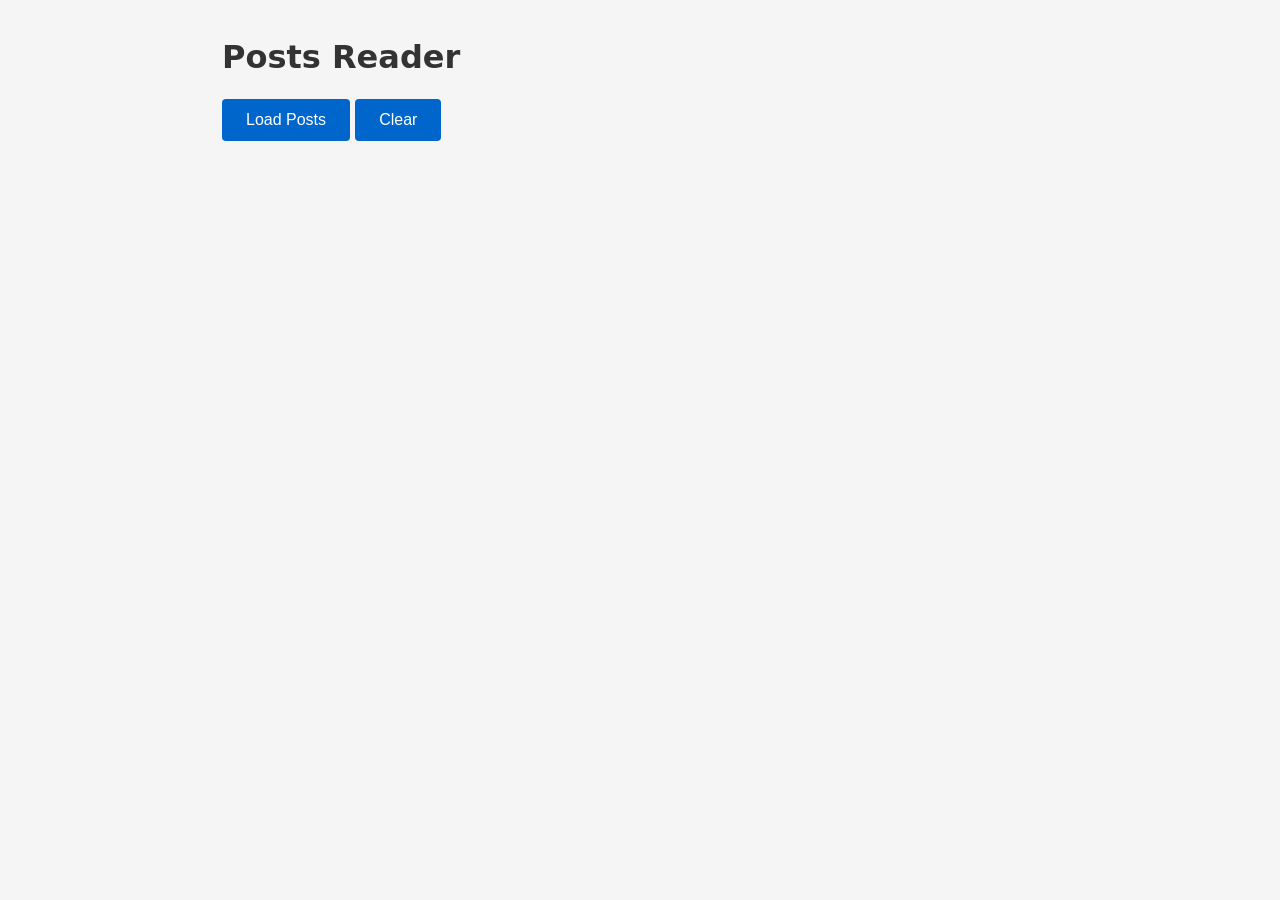
<file: api-project/index.html>
<!DOCTYPE html>
<html lang="en">
<head>
    <meta charset="UTF-8">
    <meta name="viewport" content="width=device-width, initial-scale=1.0">
    <title>Posts Reader</title>
    <link rel="stylesheet" href="css/style.css">
</head>
<body>
    <header>
        <h1>Posts Reader</h1>
    </header>

    <main>
        <div class="controls">
            <button id="loadBtn">Load Posts</button>
            <button id="clearBtn">Clear</button>
        </div>

        <div id="status"></div>

        <section id="posts-container">
            <!-- Posts will be inserted here -->
        </section>
    </main>

    <script src="js/app.js"></script>
</body>
</html>
</file>
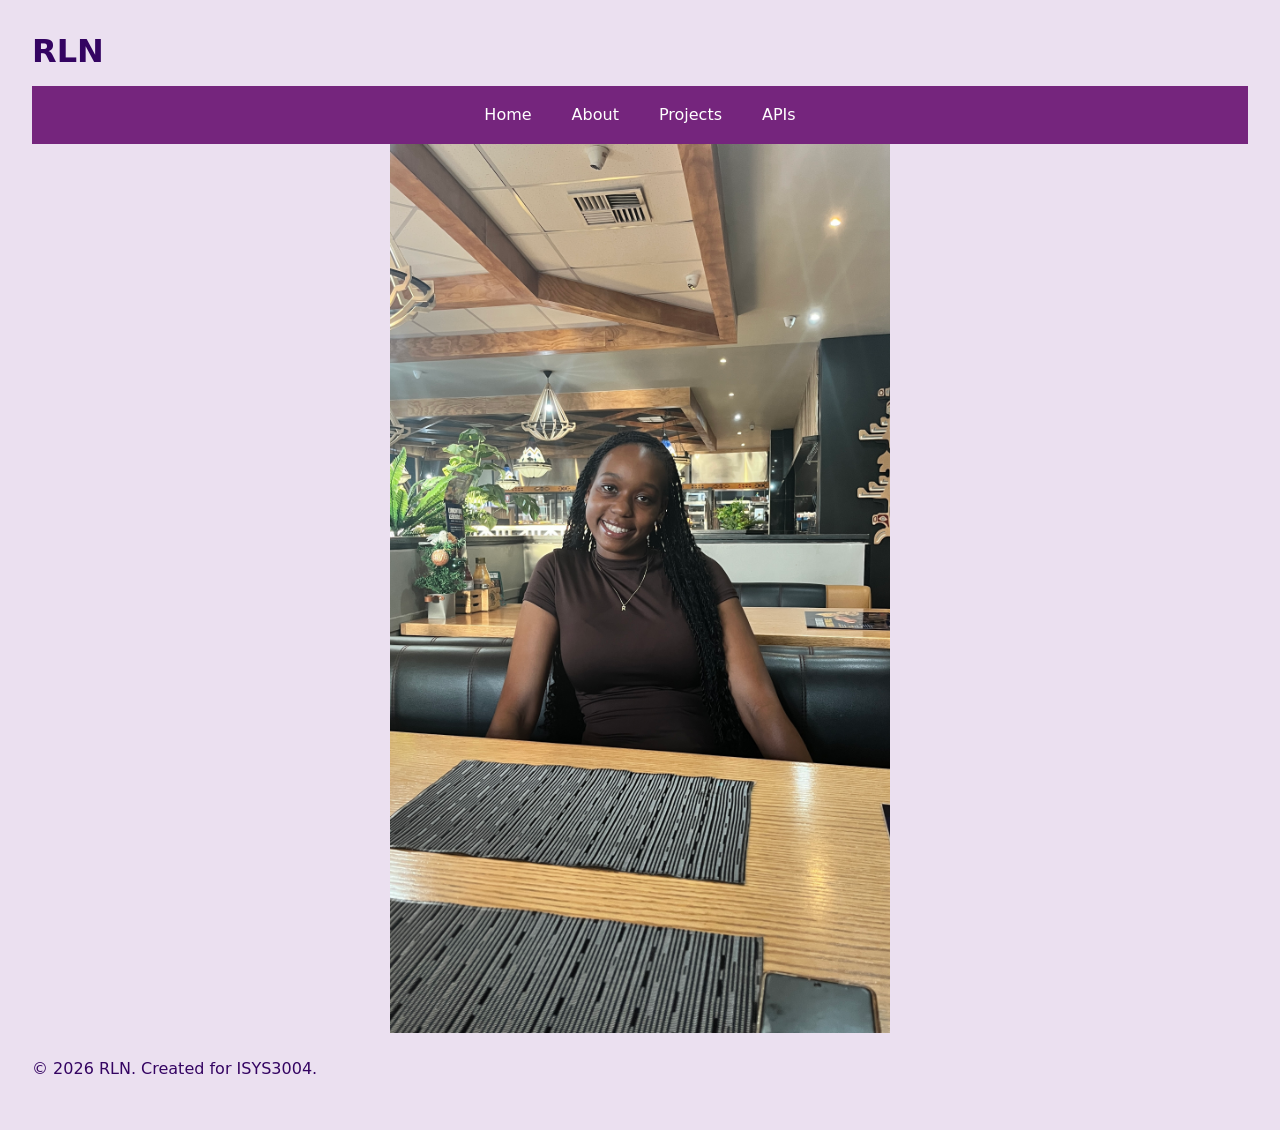
<file: Assessment 1/index.html>
<!DOCTYPE html>
<html lang="en">
<head>
    <meta charset="UTF-8">
    <meta name="viewport" content="width=device-width, initial-scale=1.0">
    <title>RLN</title>
    <link rel="stylesheet" href="style.css">
</head>
<body>

    <header>
        <h1>RLN</h1>
    <nav>
        <ul>
            <li><a href="index.html">Home</a></li>
            <li><a href="about.html">About</a>
            <li><a href="projects.html">Projects</a>
            <li><a href="api.html">APIs</a>
        </ul>
    </nav>
     </header>

     <main>
        <p class="centered-image">
        <img src="image 1.JPG"
     alt="An image of Rufaro, the owner of the portfolio."
     width="500"
     height="300"></p>

     </main>
      <footer>
        <p>&copy; 2026 RLN. Created for ISYS3004.</p>
    </footer>
    <script src="script.js"></script>
</body>
</html>
</file>
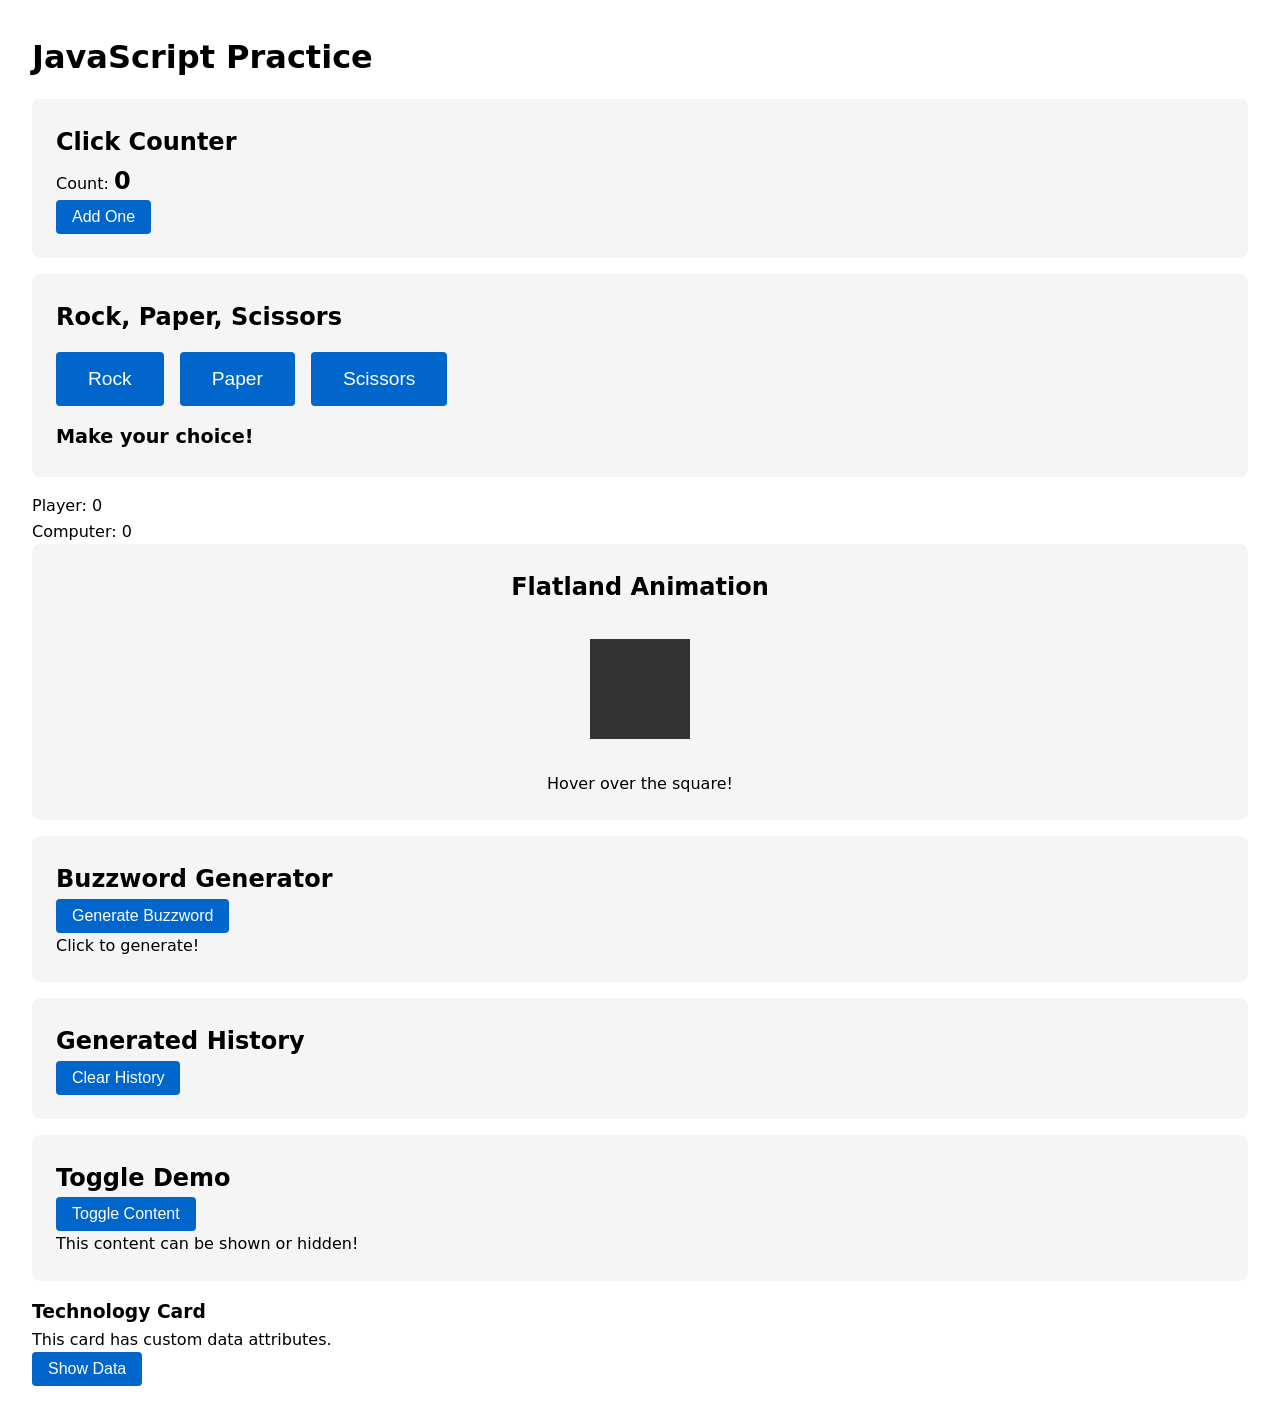
<file: Week3/index.html>
<!DOCTYPE html>
<html lang="en">
<head>
    <meta charset="UTF-8">
    <meta name="viewport" content="width=device-width, initial-scale=1.0">
    <title>JavaScript Practice</title>
    <link rel="stylesheet" href="style.css">
</head>
<body>
    <header>
        <h1>JavaScript Practice</h1>
    </header>

    <main>
        <section id="demo">
            <h2>Click Counter</h2>
            <p>Count: <span id="count">0</span></p>
            <button id="incrementBtn">Add One</button>
        </section>

        <section id="game">
    <h2>Rock, Paper, Scissors</h2>
    <div class="choices">
        <button id="rockBtn" class="choice-btn">Rock</button>
        <button id="paperBtn" class="choice-btn">Paper</button>
        <button id="scissorsBtn" class="choice-btn">Scissors</button>
    </div>
    <p id="result">Make your choice!</p>
</section>

<div class="scores">
    <p>Player: <span id="playerScore">0</span></p>
    <p>Computer: <span id="computerScore">0</span></p>
</div>

<section id="flatland">
    <h2>Flatland Animation</h2>
    <div id="square"></div>
    <p id="words">Hover over the square!</p>
</section>

<section id="generator">
    <h2>Buzzword Generator</h2>
    <button id="generateBtn">Generate Buzzword</button>
    <p id="buzzword">Click to generate!</p>
</section>

<section id="history">
    <h2>Generated History</h2>
    <ul id="historyList"></ul>
    <button id="clearHistory">Clear History</button>
</section>

<section id="toggle-demo">
    <h2>Toggle Demo</h2>
    <button id="toggleBtn">Toggle Content</button>
    <div id="toggleContent">
        <p>This content can be shown or hidden!</p>
    </div>
</section>

<div class="card" data-category="tech" data-id="1">
    <h3>Technology Card</h3>
    <p>This card has custom data attributes.</p>
    <button class="show-data">Show Data</button>
</div>
    </main>

    <script src="script.js"></script>
</body>

</html>
</file>
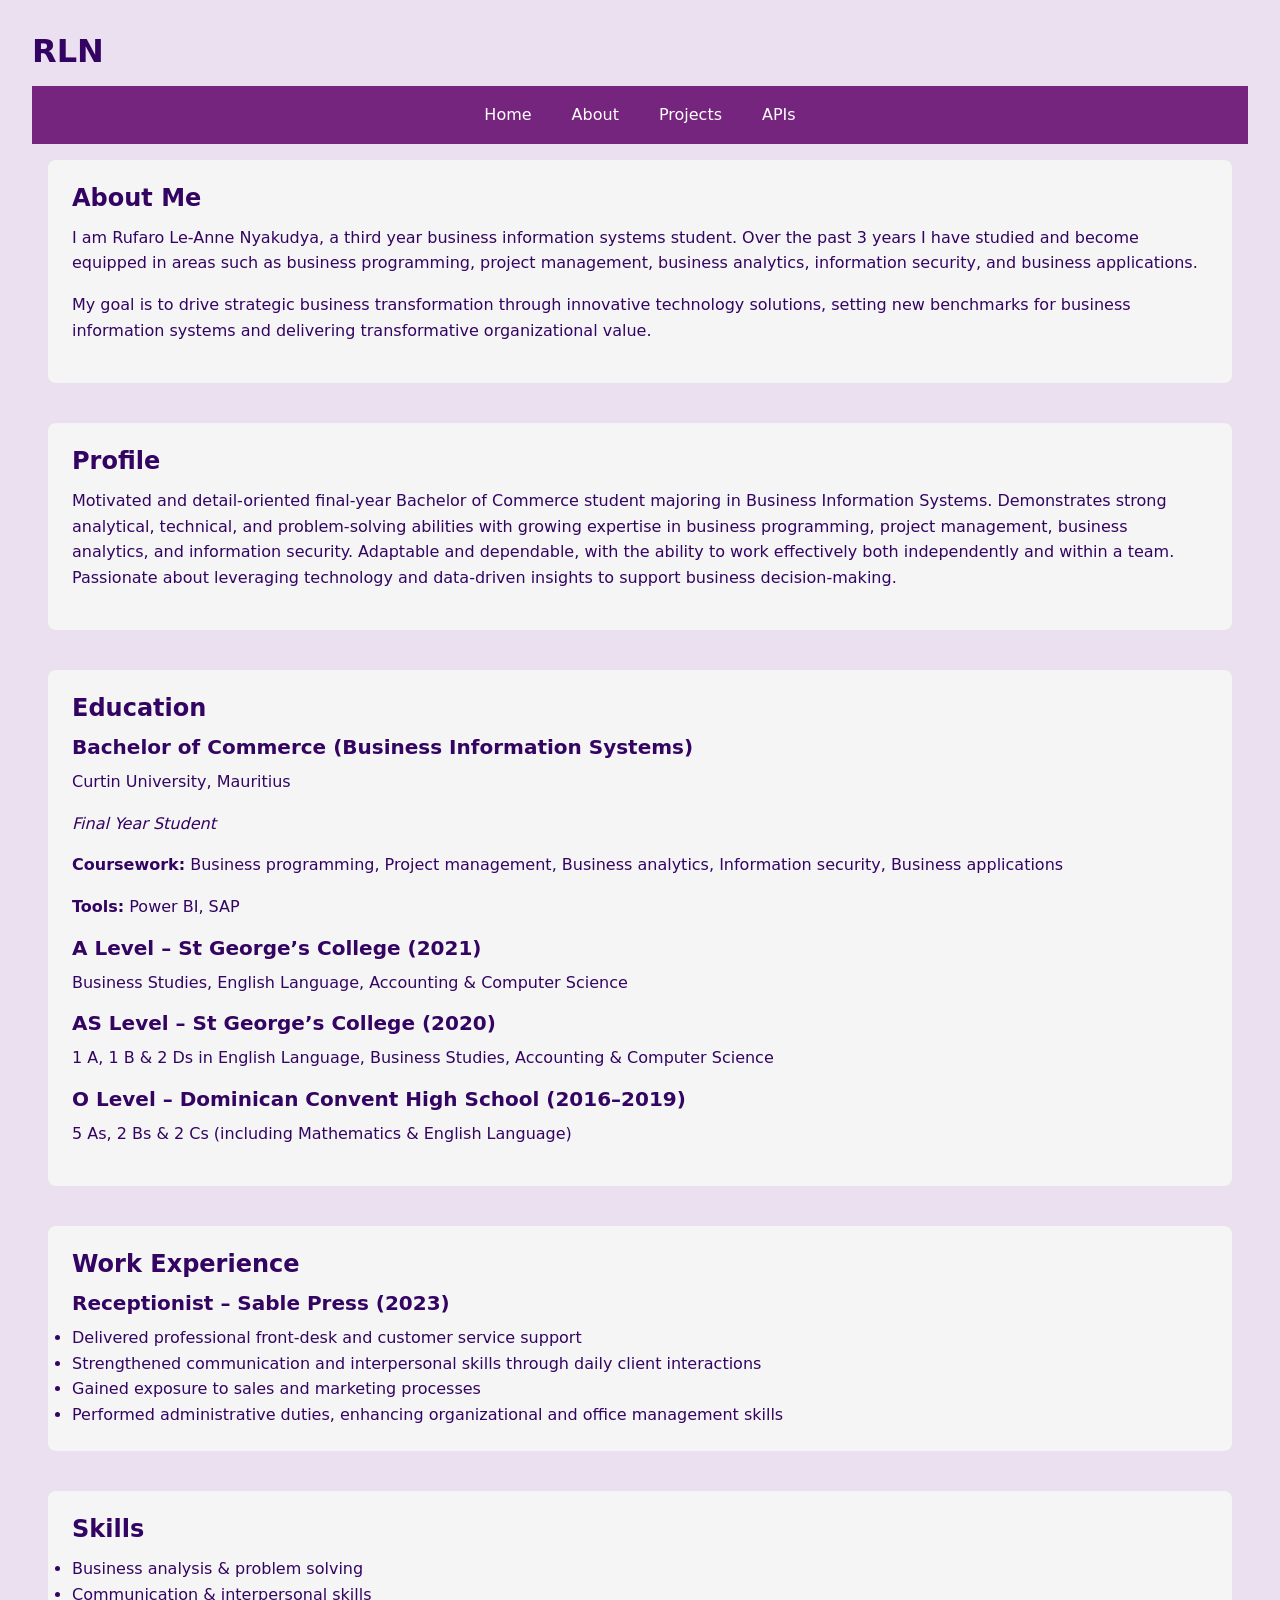
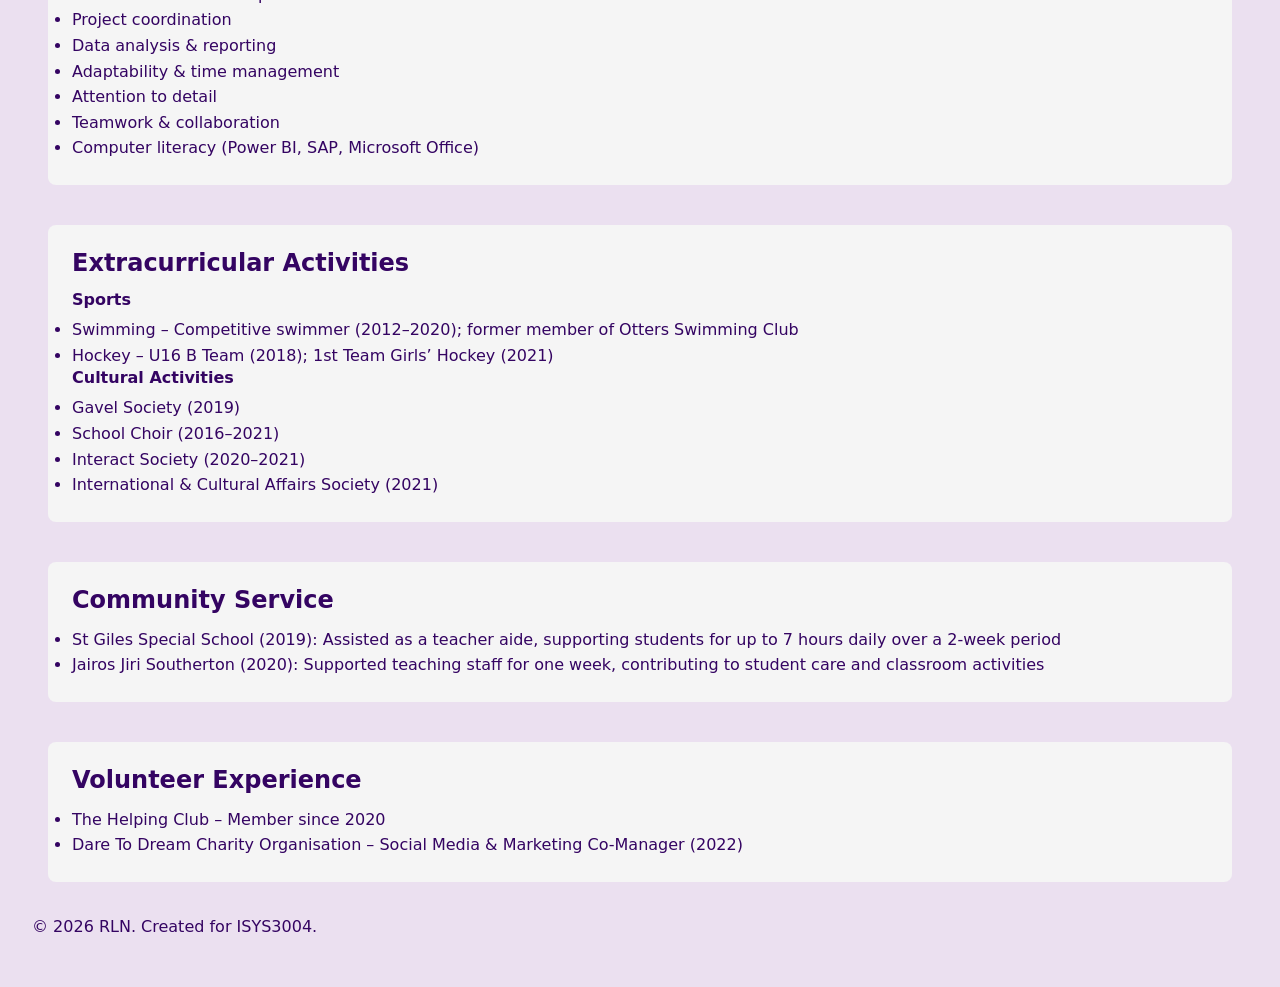
<file: Assessment 1/about.html>
<!DOCTYPE html>
<html lang="en">
<head>
    <meta charset="UTF-8">
    <meta name="viewport" content="width=device-width, initial-scale=1.0">
    <title>RLN - About Me</title>
    <link rel="stylesheet" href="style.css">
</head>
<body>
    <header>
        <h1>RLN</h1>
        <nav>
            <ul>
                <li><a href="index.html">Home</a></li>
                <li><a href="about.html">About</a></li>
                <li><a href="projects.html">Projects</a></li>
                <li><a href="api.html">APIs</a></li>
            </ul>
        </nav>
    </header>

    <main>
        <div class="content-grid">
            
            <section id="about">
                <h2>About Me</h2>
                <p>I am Rufaro Le-Anne Nyakudya, a third year business information systems student. Over the past 3 years I have studied and become equipped in areas such as business programming, project management, business analytics, information security, and business applications.</p>
                <p>My goal is to drive strategic business transformation through innovative technology solutions, setting new benchmarks for business information systems and delivering transformative organizational value.</p>
            </section>

            <section id="profile-section">
                <h2>Profile</h2>
                <p id="profile"></p>
            </section>

            <section id="education-section">
                <h2>Education</h2>
                <div id="education"></div>
            </section>

            <section id="experience-section">
                <h2>Work Experience</h2>
                <div id="experience"></div>
            </section>

            <section id="skills-section">
                <h2>Skills</h2>
                <ul id="skills"></ul>
            </section>

            <section id="extracurricular-section">
                <h2>Extracurricular Activities</h2>
                <div id="extracurricular"></div>
            </section>

            <section id="service-section">
                <h2>Community Service</h2>
                <ul id="service"></ul>
            </section>

            <section id="volunteer-section">
                <h2>Volunteer Experience</h2>
                <ul id="volunteer"></ul>
            </section>
        </div>
    </main>

    <footer>
        <p>&copy; 2026 RLN. Created for ISYS3004.</p>
    </footer>

    <script src="script.js"></script>
</body>
</html>
</file>
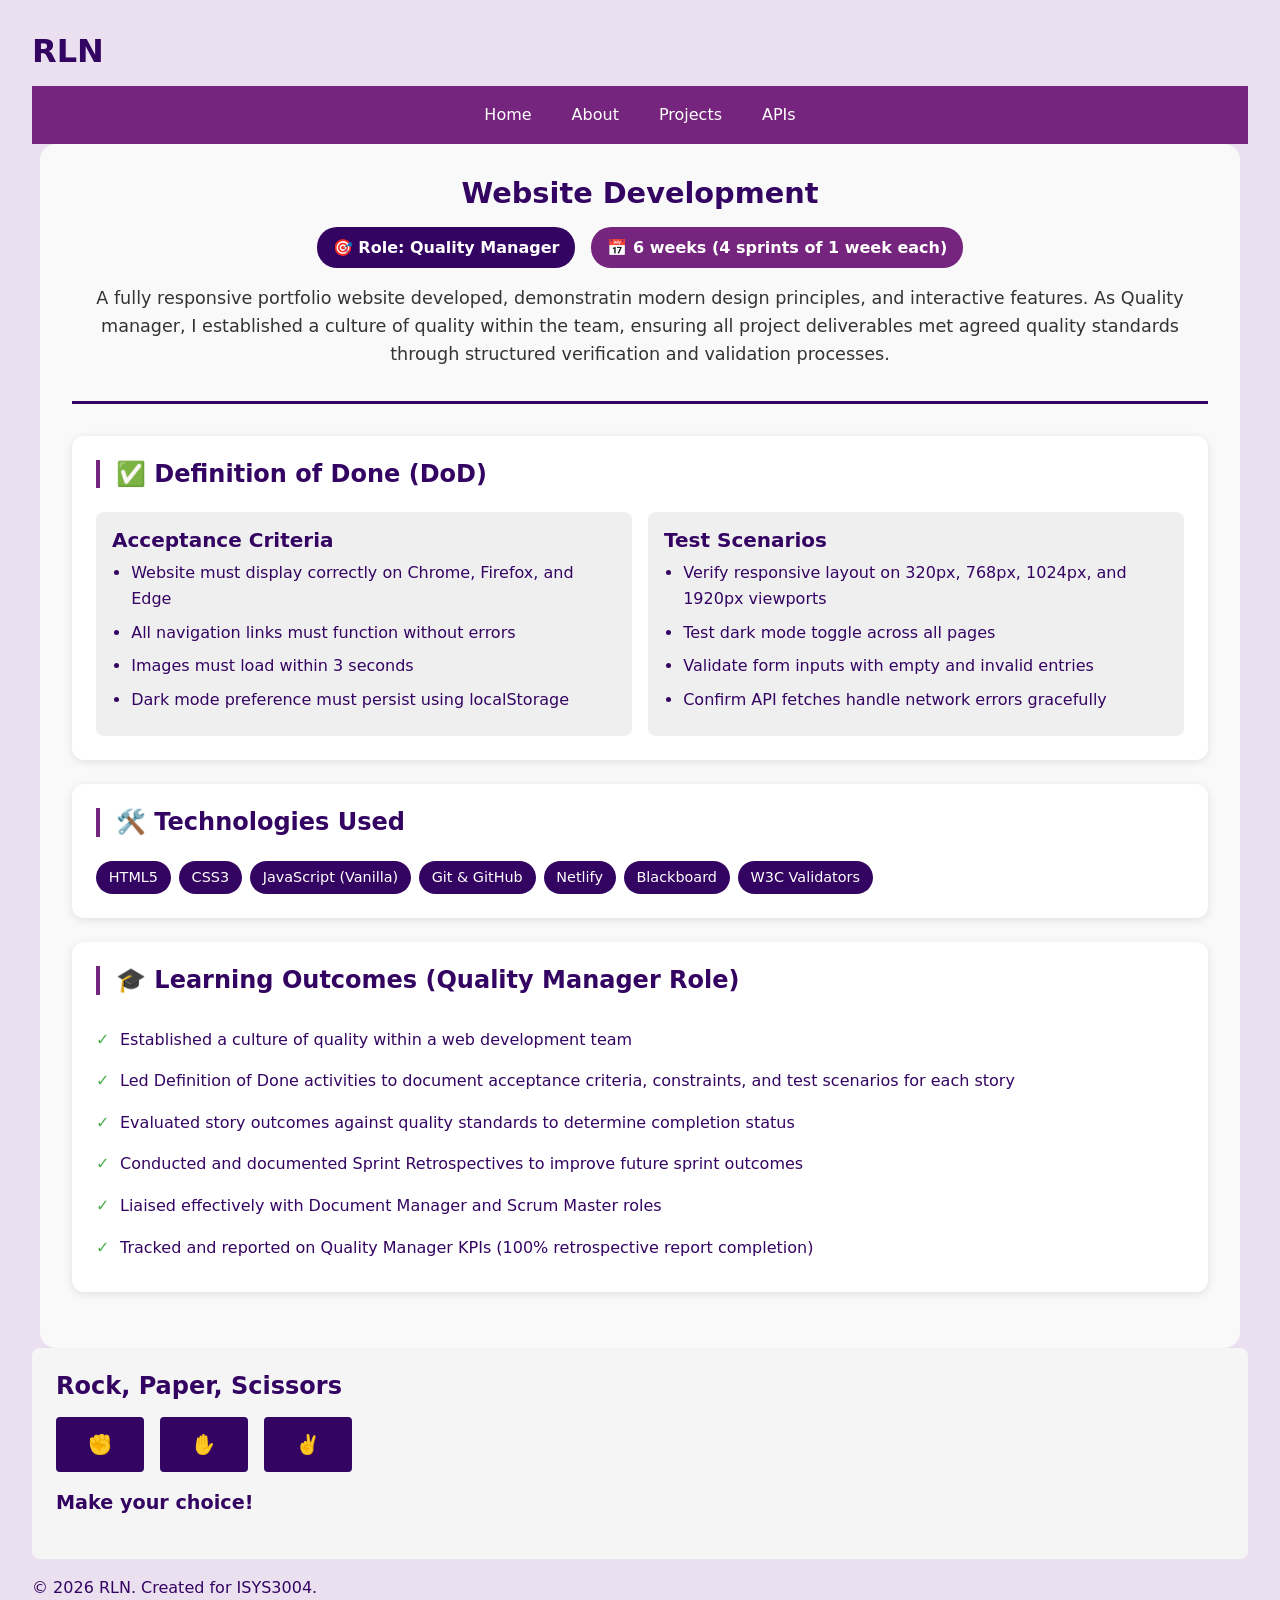
<file: Assessment 1/projects.html>
<!DOCTYPE html>
<html lang="en">
<head>
    <meta charset="UTF-8">
    <meta name="viewport" content="width=device-width, initial-scale=1.0">
    <title>My Web Fundamentals Portfolio</title>
    <link rel="stylesheet" href="style.css">
</head>
<body>

    <header>
        <h1>RLN</h1>
    <nav>
        <ul>
            <li><a href="index.html">Home</a></li>
            <li><a href="about.html">About</a>
            <li><a href="projects.html">Projects</a>
            <li><a href="api.html">APIs</a>
        </ul>
    </nav>
    </header>
    
    <main>

    <div id="quality-manager-project"></div>

</section>
 <section id="demo">
            <h2>Rock, Paper, Scissors</h2>
            <div class="choices">
            <button id="rockBtn" class="choice-btn">✊</button>
            <button id="paperBtn" class="choice-btn">✋</button>
            <button id="scissorsBtn" class="choice-btn">✌️</button>
        </div>
        <p id="result">Make your choice!</p>
        </section>
 </main>
      <footer>
        <p>&copy; 2026 RLN. Created for ISYS3004.</p>
    </footer>
    <script src="script.js"></script>
</body>
</html>
</file>
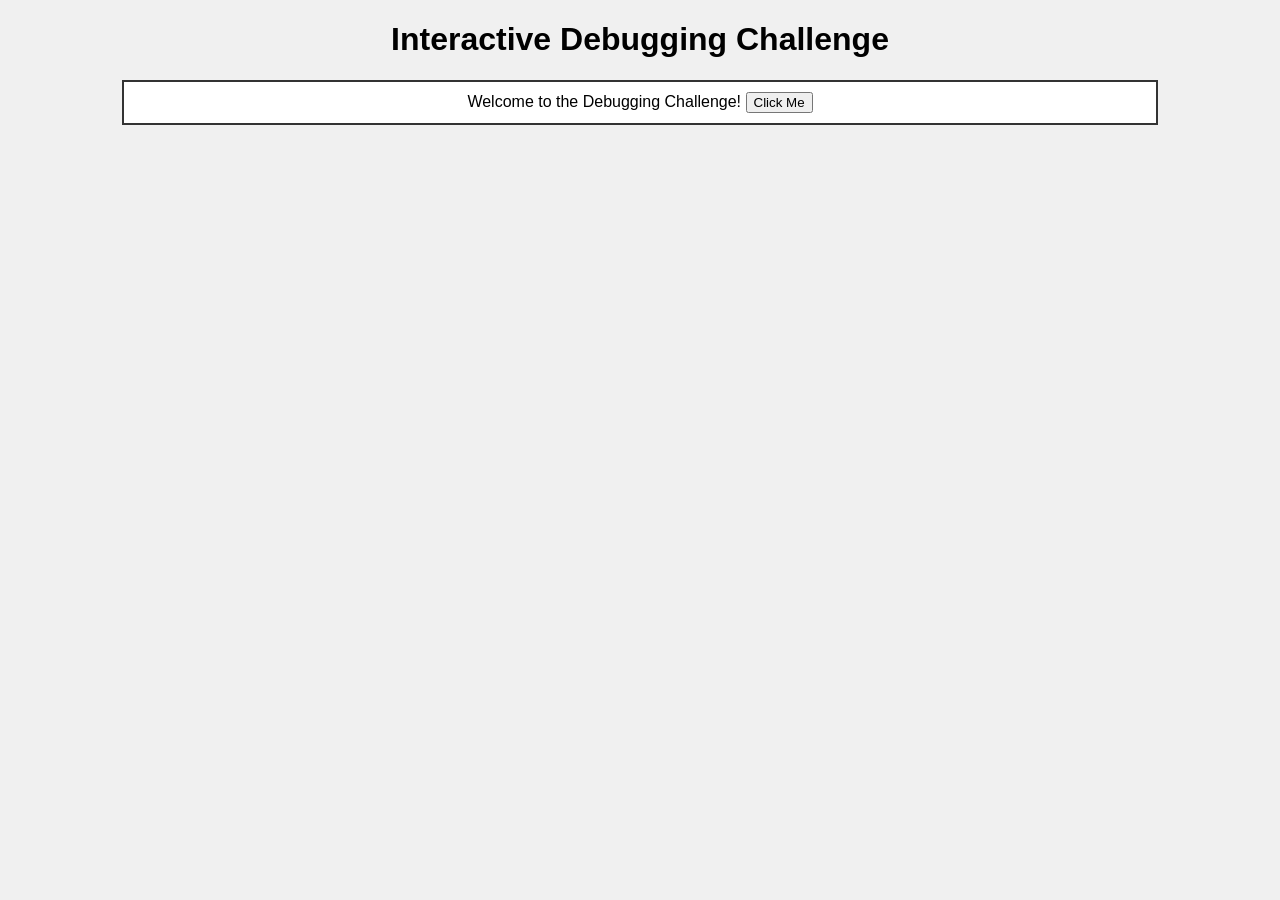
<file: Week3/debug-challenge/faulty.html>
<!DOCTYPE html>
<html lang="en">
<head>
    <meta charset="UTF-8">
    <title>Debugging Challenge</title>
    <link rel="stylesheet" href="faulty-style.css">
</head>
<body>
    <h1>Interactive Debugging Challenge</h1>
    <div id="display">
        Welcome to the Debugging Challenge!
    <!-- Missing closing div tag -->

    <button id="actionButton" onclick="performAction()">Click Me</button>

    <script src="faulty-script.js"></script>
</body>
</html>
</file>
<file: api-project/css/style.css>
* {
    box-sizing: border-box;
    margin: 0;
    padding: 0;
}

body {
    font-family: system-ui, -apple-system, sans-serif;
    line-height: 1.6;
    padding: 2rem;
    max-width: 900px;
    margin: 0 auto;
    background: #f5f5f5;
}

h1 {
    margin-bottom: 1rem;
    color: #333;
}

.controls {
    margin-bottom: 1.5rem;
}

button {
    background: #0066cc;
    color: white;
    border: none;
    padding: 0.75rem 1.5rem;
    border-radius: 4px;
    cursor: pointer;
    font-size: 1rem;
}

button:hover {
    background: #0055aa;
}

button:disabled {
    background: #ccc;
    cursor: not-allowed;
}

#status {
    margin: 1rem 0;
    padding: 0.5rem;
    border-radius: 4px;
}

.loading {
    background: #e3f2fd;
    color: #1565c0;
}

.error {
    background: #ffebee;
    color: #c62828;
}

.success {
    background: #e8f5e9;
    color: #2e7d32;
}

#posts-container {
    display: grid;
    gap: 1rem;
}

.post-card {
    background: white;
    padding: 1.5rem;
    border-radius: 8px;
    box-shadow: 0 2px 4px rgba(0,0,0,0.1);
}

.post-card h2 {
    font-size: 1.1rem;
    margin-bottom: 0.5rem;
    color: #333;
}

.post-card p {
    color: #666;
    font-size: 0.95rem;
}

.post-card .meta {
    margin-top: 1rem;
    font-size: 0.8rem;
    color: #999;
}
.error-message {
    background: #fff3f3;
    border: 1px solid #ffcdd2;
    border-radius: 8px;
    padding: 1.5rem;
    text-align: center;
}

.error-message h3 {
    color: #c62828;
    margin-bottom: 0.5rem;
}

.error-message p {
    color: #666;
    margin-bottom: 1rem;
}

.retry-btn {
    background: #ef5350;
}

.retry-btn:hover {
    background: #e53935;
}
</file>
<file: Assessment 1/style.css>
/* ===================
   Reset & Base Styles
   =================== */
*,
* {
    box-sizing: border-box;
    margin: 0;
    padding: 0;
}

html {
    font-size: 16px;
}

body {
    min-height: 100vh;
    line-height: 1.6;
}

img {
    max-width: 100%;
    height: auto;
    display: block;
}
.centered-image {
    text-align: center;
}

.centered-image img {
    display: inline-block;
}


/* ===================
   Typography
   =================== */
body {
    font-family: system-ui, -apple-system, BlinkMacSystemFont,
                 'Segoe UI', Roboto, sans-serif;
    color: #340462;;
    background-color: #ebe0f0;
}

h1, h2, h3, h4, h5, h6 {
    line-height: 1.2;
    margin-bottom: 0.5em;
    color: #340462;
}

h1 { font-size: 2rem; }
h2 { font-size: 1.5rem; }
h3 { font-size: 1.25rem; }

p {
    margin-bottom: 1rem;
}
/* ===================
   Links
   =================== */
a {
    color: #340462;;
    text-decoration: none;
}

a:hover {
    text-decoration: underline;
    color:#340462;;
}

a:focus {
    outline: 2px solid #340462;;
    outline-offset: 2px;
}
/* ===================
   Content Layout
   =================== */
.content-grid {
    display: grid;
    gap: 1.5rem;
    padding: 1rem;
}

section {
    background-color: #75257d;
    padding: 1.5rem;
    border-radius: 8px;
}
/* ===================
   Navigation
   =================== */
nav {
    background-color: #75257d;
}

nav ul {
    display: flex;
    flex-wrap: wrap;
    justify-content: center;
    gap: 0.5rem;
    list-style: none;
    padding: 0.5rem;
}

nav a {
    display: block;
    padding: 0.5rem 1rem;
    color: #ffffff;
    text-decoration: none;
    border-radius: 4px;
}

nav a:hover,
nav a:focus {
    background-color: rgba(232, 231, 235, 0.896);
    text-decoration: none;
}

section {
    background: #f5f5f5;
    padding: 1.5rem;
    border-radius: 8px;
    margin-bottom: 1rem;
}

button {
    background: #75257d;
    color: white;
    border: none;
    padding: 0.5rem 1rem;
    border-radius: 4px;
    cursor: pointer;
    font-size: 1rem;
}

button:hover {
    background: #dd71e7;
}

#count {
    font-weight: bold;
    font-size: 1.5rem;
}
* {
    box-sizing: border-box;
    margin: 0;
    padding: 0;
}

body {
    font-family: system-ui, sans-serif;
    line-height: 1.6;
    padding: 2rem;
}

h1 {
    margin-bottom: 1rem;
}

section {
    background: #f5f5f5;
    padding: 1.5rem;
    border-radius: 8px;
    margin-bottom: 1rem;
}

button {
    background: #340462;
    color: white;
    border: none;
    padding: 0.5rem 1rem;
    border-radius: 4px;
    cursor: pointer;
    font-size: 1rem;
}

button:hover {
    background: #644094;
}

#count {
    font-weight: bold;
    font-size: 1.5rem;
}
.choices {
    display: flex;
    gap: 1rem;
    margin: 1rem 0;
}

.choice-btn {
    font-size: 1.2rem;
    padding: 1rem 2rem;
    .choice-btn.selected {
    background-color: #644094;
    transform: scale(1.1);
}
}

#result {
    font-size: 1.2rem;
    font-weight: bold;
    margin-top: 1rem;
}

#flatland {
    text-align: center;
}

#square {
    width: 100px;
    height: 100px;
    background-color: #0000aa;
    margin: 2rem auto;
    transition: all 0.3s ease;
}

#square:hover {
    transform: rotate(45deg);
}

#square.green { background-color: #00aa00; }
#square.red { background-color: #780505; }
#square.blue { background-color: #0000aa; }
#square.large { transform: scale(1.5); }
/* ===================
   APIS
   =================== */
.controls {
    margin-bottom: 1.5rem;
}

button {
    background: #340462;
    color: white;
    border: none;
    padding: 0.75rem 1.5rem;
    border-radius: 4px;
    cursor: pointer;
    font-size: 1rem;
}

button:hover {
    background: #644094;
}

button:disabled {
    background: #ccc;
    cursor: not-allowed;
}

#status {
    margin: 1rem 0;
    padding: 0.5rem;
    border-radius: 4px;
}

.loading {
    background: #e3f2fd;
    color: #1565c0;
}

.error {
    background: #ffebee;
    color: #c62828;
}

.success {
    background: #e8f5e9;
    color: #2e7d32;
}

#posts-container {
    display: grid;
    gap: 1rem;
}

.post-card {
    background: white;
    padding: 1.5rem;
    border-radius: 8px;
    box-shadow: 0 2px 4px rgba(0,0,0,0.1);
}

.post-card h2 {
    font-size: 1.1rem;
    margin-bottom: 0.5rem;
    color: #333;
}

.post-card p {
    color: #666;
    font-size: 0.95rem;
}

.post-card .meta {
    margin-top: 1rem;
    font-size: 0.8rem;
    color: #999;
}
</file>
<file: Week3/style.css>
* {
    box-sizing: border-box;
    margin: 0;
    padding: 0;
}

body {
    font-family: system-ui, sans-serif;
    line-height: 1.6;
    padding: 2rem;
}

h1 {
    margin-bottom: 1rem;
}

section {
    background: #f5f5f5;
    padding: 1.5rem;
    border-radius: 8px;
    margin-bottom: 1rem;
}

button {
    background: #0066cc;
    color: white;
    border: none;
    padding: 0.5rem 1rem;
    border-radius: 4px;
    cursor: pointer;
    font-size: 1rem;
}

button:hover {
    background: #0055aa;
}

#count {
    font-weight: bold;
    font-size: 1.5rem;
}
.choices {
    display: flex;
    gap: 1rem;
    margin: 1rem 0;
}

.choice-btn {
    font-size: 1.2rem;
    padding: 1rem 2rem;
}

#result {
    font-size: 1.2rem;
    font-weight: bold;
    margin-top: 1rem;
}
.choice-btn.selected {
    background-color: #004400;
    transform: scale(1.1);
}
#flatland {
    text-align: center;
}

#square {
    width: 100px;
    height: 100px;
    background-color: #333;
    margin: 2rem auto;
    transition: all 0.3s ease;
}

#square:hover {
    transform: rotate(45deg);
}

#square.green { background-color: #00aa00; }
#square.red { background-color: #aa0000; }
#square.blue { background-color: #0000aa; }
#square.large { transform: scale(1.5); }
</file>
<file: Week3/debug-challenge/faulty-style.css>
body {
    font-family: Arial, sans-serif;
    text-align: center;
    background: #f0f0f0
    /* Missing semicolon */
}

#display {
    width: 80%;
    margin: 20px auto;
    padding: 10px;
    border: 2px solid #333;
    background-color: #fff;
}
</file>
